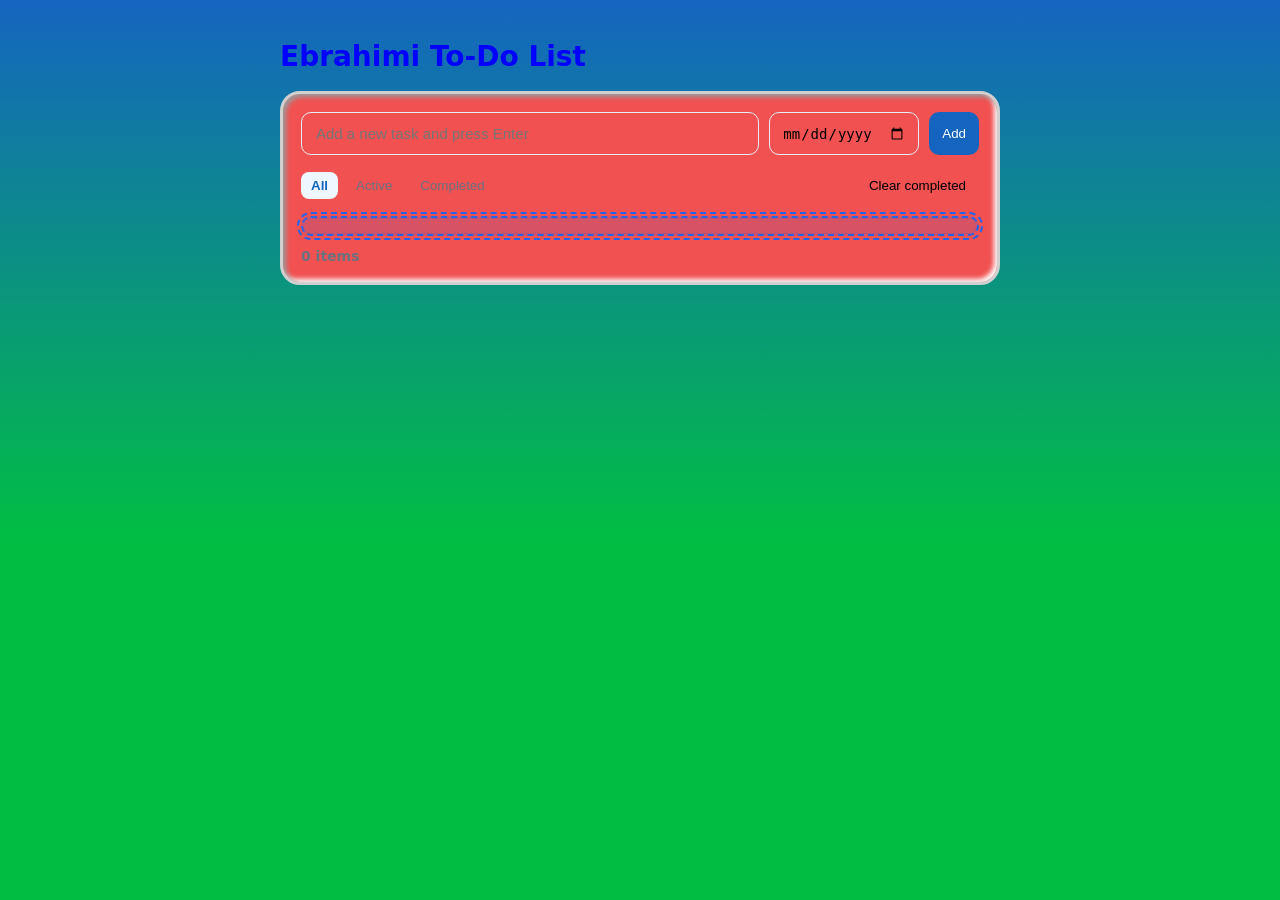
<file: Total Projects/Total Projects/todo-app/index.html>
<!doctype html>
<html lang="en">
<head>
  <meta charset="utf-8" />
  <meta name="viewport" content="width=device-width,initial-scale=1" />
  <title>To‑Do App</title>
  <link rel="stylesheet" href="style.css">
</head>
<body>
  <main class="app" aria-labelledby="app-title">
    <header class="app-header">
      <h1 id="app-title">Ebrahimi To‑Do List</h1>
      
    </header>

    <section class="todo-panel">
      <form id="todo-form" class="todo-form" aria-label="Add todo">
        <input id="todo-input" class="todo-input" autocomplete="off" placeholder="Add a new task and press Enter" aria-label="New todo" required />
        <input id="todo-due" class="todo-date" type="date" aria-label="Due date" />
        <button type="submit" class="btn btn-primary">Add</button> 
      </form>

      <div class="controls">
        <div class="filters" role="tablist" aria-label="Filter todos">
          <button class="filter active" data-filter="all" role="tab" aria-selected="true">All</button>
          <button class="filter" data-filter="active" role="tab">Active</button>
          <button class="filter" data-filter="completed" role="tab">Completed</button>
        </div>
        <button id="clear-completed" class="btn" aria-label="Clear completed">Clear completed</button>
      </div>

      <ul id="todo-list" class="todo-list" aria-live="polite"></ul>

      <div class="footer">
        <span id="count" class="count">0 items</span>
      </div>
    </section>
  </main>

  <script src="app.js" defer></script>
</body>
</html>
</file>
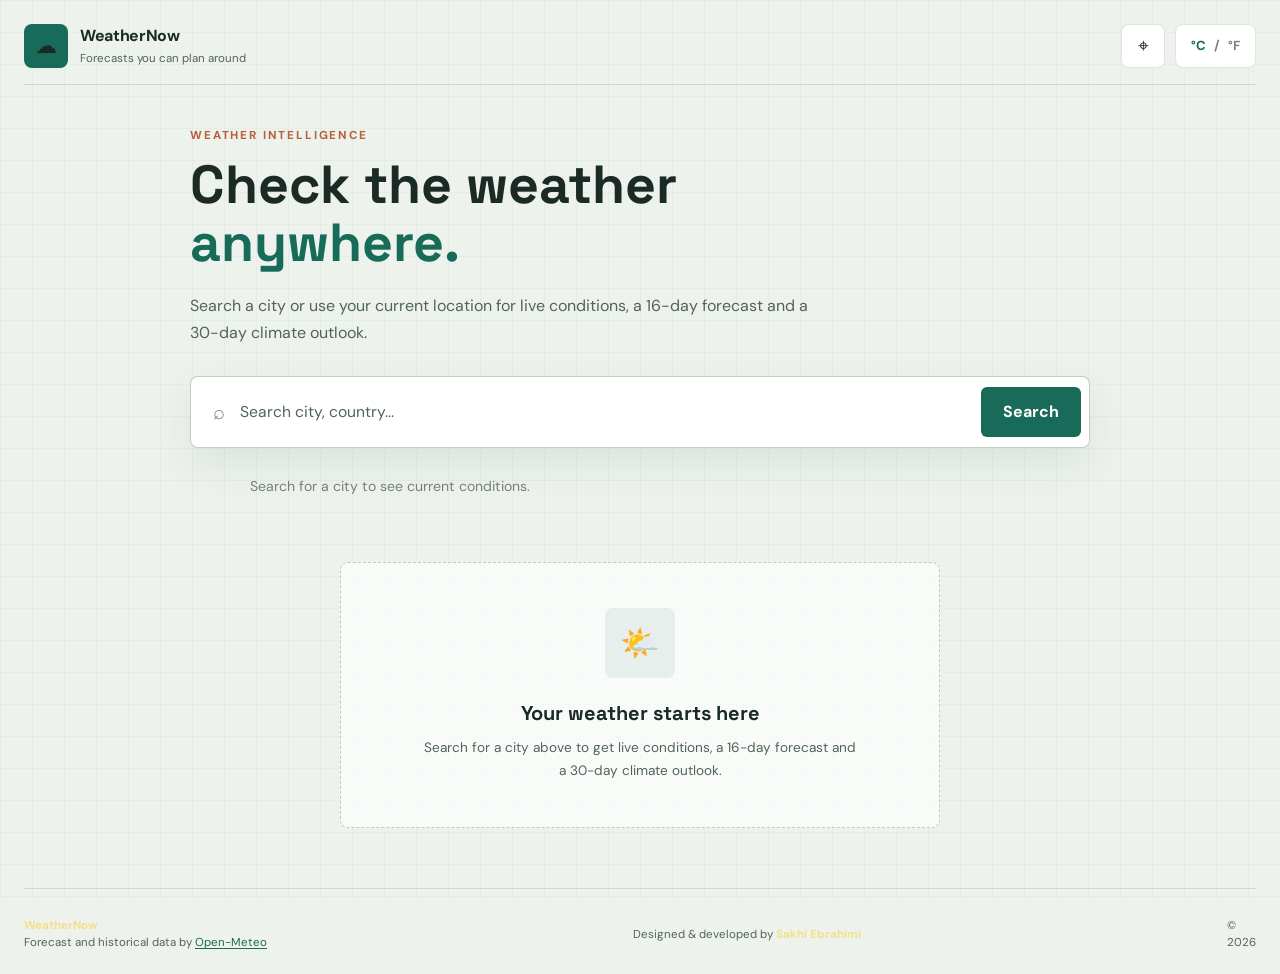
<file: Total Projects/Weather/Weather.html>
<!DOCTYPE html>
<html lang="en">
<head>
  <meta charset="UTF-8" />
  <meta
    name="viewport"
    content="width=device-width, initial-scale=1.0"
  />

  <meta
    name="description"
    content="Live weather conditions, a 16-day forecast, and a 30-day outlook based on historical climate averages."
  />

  <meta name="theme-color" content="#07111f" />

  <title>WeatherNow | Live Weather &amp; 30-Day Outlook</title>

  <link rel="preconnect" href="https://fonts.googleapis.com" />
  <link rel="preconnect" href="https://fonts.gstatic.com" crossorigin />

  <link
    href="https://fonts.googleapis.com/css2?family=DM+Sans:wght@400;500;600;700;800&family=Space+Grotesk:wght@500;600;700&display=swap"
    rel="stylesheet"
  />

  <link rel="stylesheet" href="Weather.css" />
</head>

<body>

  <div class="app-background">
  </div>

  <main class="app">

    <!-- ================= HEADER ================= -->

    <header class="topbar">

      <a href="#" class="brand" aria-label="WeatherNow home">
        <span class="brand-icon">☁</span>

        <span>
          <strong>WeatherNow</strong>
            <small>Forecasts you can plan around</small>
        </span>
      </a>

      <div class="topbar-actions">

        <button
          class="icon-button"
          id="locateBtn"
          type="button"
          title="Use my current location"
          aria-label="Use my current location"
        >
          ⌖
        </button>

        <button
          class="unit-switch"
          id="unitToggle"
          type="button"
          aria-pressed="false"
          aria-label="Temperature unit: Celsius"
        >
          <span class="unit-celsius">°C</span>
          <span class="unit-divider">/</span>
          <span class="unit-fahrenheit">°F</span>
        </button>

      </div>

    </header>


    <!-- ================= SEARCH ================= -->

    <section class="search-section">

      <div class="section-heading">
        <div>
          <p class="eyebrow">Weather intelligence</p>

          <h1>
            Check the weather
            <span>anywhere.</span>
          </h1>

          <p class="subtitle">
            Search a city or use your current location for live conditions,
            a 16-day forecast and a 30-day climate outlook.
          </p>
        </div>
      </div>

      <form
        class="search-form"
        id="searchForm"
        aria-label="Search weather"
      >

        <div class="search-box">

          <span class="search-icon" aria-hidden="true">
            ⌕
          </span>

          <input
            id="cityInput"
            type="text"
            placeholder="Search city, country..."
            autocomplete="off"
            required
            aria-autocomplete="list"
            aria-controls="suggestions"
          />

          <button
            type="submit"
            class="search-button"
            id="searchButton"
          >
            Search
          </button>

        </div>

        <ul
          id="suggestions"
          class="suggestions"
          role="listbox"
          aria-label="Location suggestions"
        ></ul>

      </form>

    </section>


    <!-- ================= STATUS ================= -->

    <div
      class="status"
      id="status"
      role="status"
      aria-live="polite"
    >
      Search for a city to see current weather.
    </div>


    <!-- ================= MAIN WEATHER ================= -->

    <section
      class="weather-dashboard hidden"
      id="resultCard"
      aria-label="Current weather"
    >

      <!-- Current weather -->

      <article class="current-weather weather-panel">

        <div class="current-header">

          <div>
            <p class="panel-label">Current conditions</p>

            <h2 id="cityName">
              —
            </h2>

            <p
              class="local-time"
              id="localTime"
            >
              —
            </p>
          </div>

          <div class="weather-status">
            <span class="live-dot"></span>
            Live
          </div>

        </div>


        <div class="current-main">

          <div class="weather-visual">

            <div
              class="weather-icon"
              id="weatherIcon"
              aria-hidden="true"
            >
              ☀️
            </div>

            <div>
              <div
                class="temperature"
                id="temperature"
              >
                —
              </div>

              <p
                class="weather-description"
                id="weatherDescription"
              >
                —
              </p>
            </div>

          </div>

          <div class="feels-like">
            Feels like
            <strong id="feelsLike">—</strong>
          </div>

        </div>


        <!-- Metrics -->

        <div class="weather-metrics">

          <article class="metric-card">

            <span class="metric-icon">💧</span>

            <div>
              <span class="metric-label">
                Humidity
              </span>

              <strong id="humidity">
                —
              </strong>
            </div>

          </article>


          <article class="metric-card">

            <span class="metric-icon">💨</span>

            <div>
              <span class="metric-label">
                Wind
              </span>

              <strong id="wind">
                —
              </strong>
            </div>

          </article>


          <article class="metric-card">

            <span class="metric-icon">🌡️</span>

            <div>
              <span class="metric-label">
                Pressure
              </span>

              <strong id="pressure">
                —
              </strong>
            </div>

          </article>


          <article class="metric-card">

            <span class="metric-icon">👁️</span>

            <div>
              <span class="metric-label">
                Visibility
              </span>

              <strong id="visibility">
                —
              </strong>
            </div>

          </article>

        </div>

      </article>


      <!-- ================= FORECAST ================= -->

      <article
        class="forecast-card weather-panel"
        id="forecastSection"
      >

        <div class="forecast-header">

          <div>
            <p class="panel-label">
              Extended forecast
            </p>

                    <h2>
                      30-Day Outlook
                    </h2>

            <p class="forecast-note">
                      Weather models cover 16 days. Later dates use historical averages, not daily predictions.
            </p>
          </div>

          <div class="forecast-badge">
            30 dates
          </div>

        </div>

        <div class="forecast-legend" aria-label="Forecast data key">
          <span><i class="legend-mark legend-model" aria-hidden="true"></i>Weather model · days 1–16</span>
          <span><i class="legend-mark legend-normal" aria-hidden="true"></i>10-year average · days 17–30</span>
        </div>

        <div
          class="forecast-grid"
          id="forecastGrid"
        ></div>

      </article>

    </section>


    <!-- ================= EMPTY STATE ================= -->

    <section
      class="empty-state"
      id="emptyState"
    >

      <div class="empty-icon">
        🌤️
      </div>

      <h2>
        Your weather starts here
      </h2>

      <p>
        Search for a city above to get live conditions,
        a 16-day forecast and a 30-day climate outlook.
      </p>

    </section>


    <!-- ================= FOOTER ================= -->

    <footer class="footer">

      <div>
        <strong>WeatherNow</strong>
        <span>Forecast and historical data by <a href="https://open-meteo.com/" target="_blank" rel="noopener noreferrer">Open-Meteo</a></span>
      </div>

      <p>
        Designed & developed by
        <strong>Sakhi Ebrahimi</strong>
      </p>

      <span class="footer-year">
        © <span id="year"></span>
      </span>

    </footer>

  </main>


  <!-- ================= LOADING ================= -->

  <div
    class="loading-overlay hidden"
    id="loadingOverlay"
    aria-hidden="true"
  >

    <div class="loading-card">

      <div class="loader"></div>

      <p>
        Loading weather data...
      </p>

    </div>

  </div>


  <script src="./script.js" defer></script>

</body>
</html>
</file>
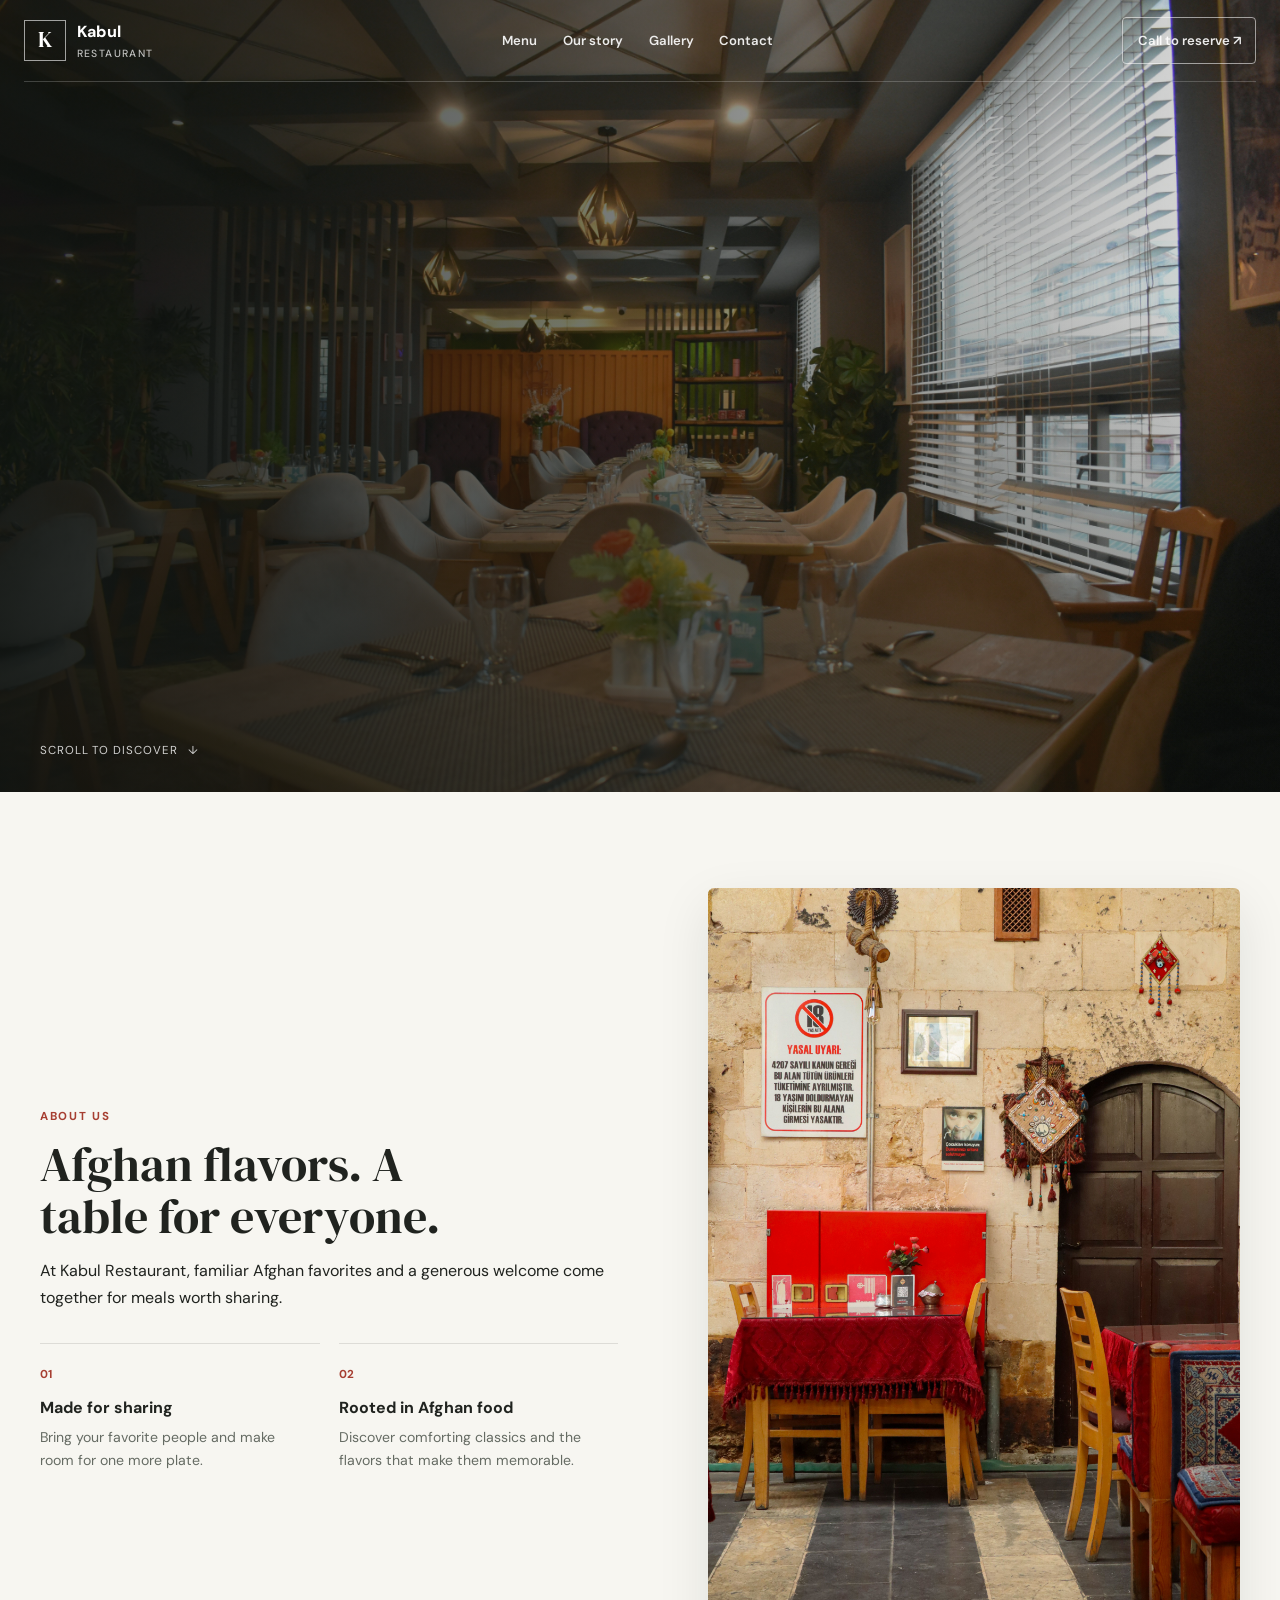
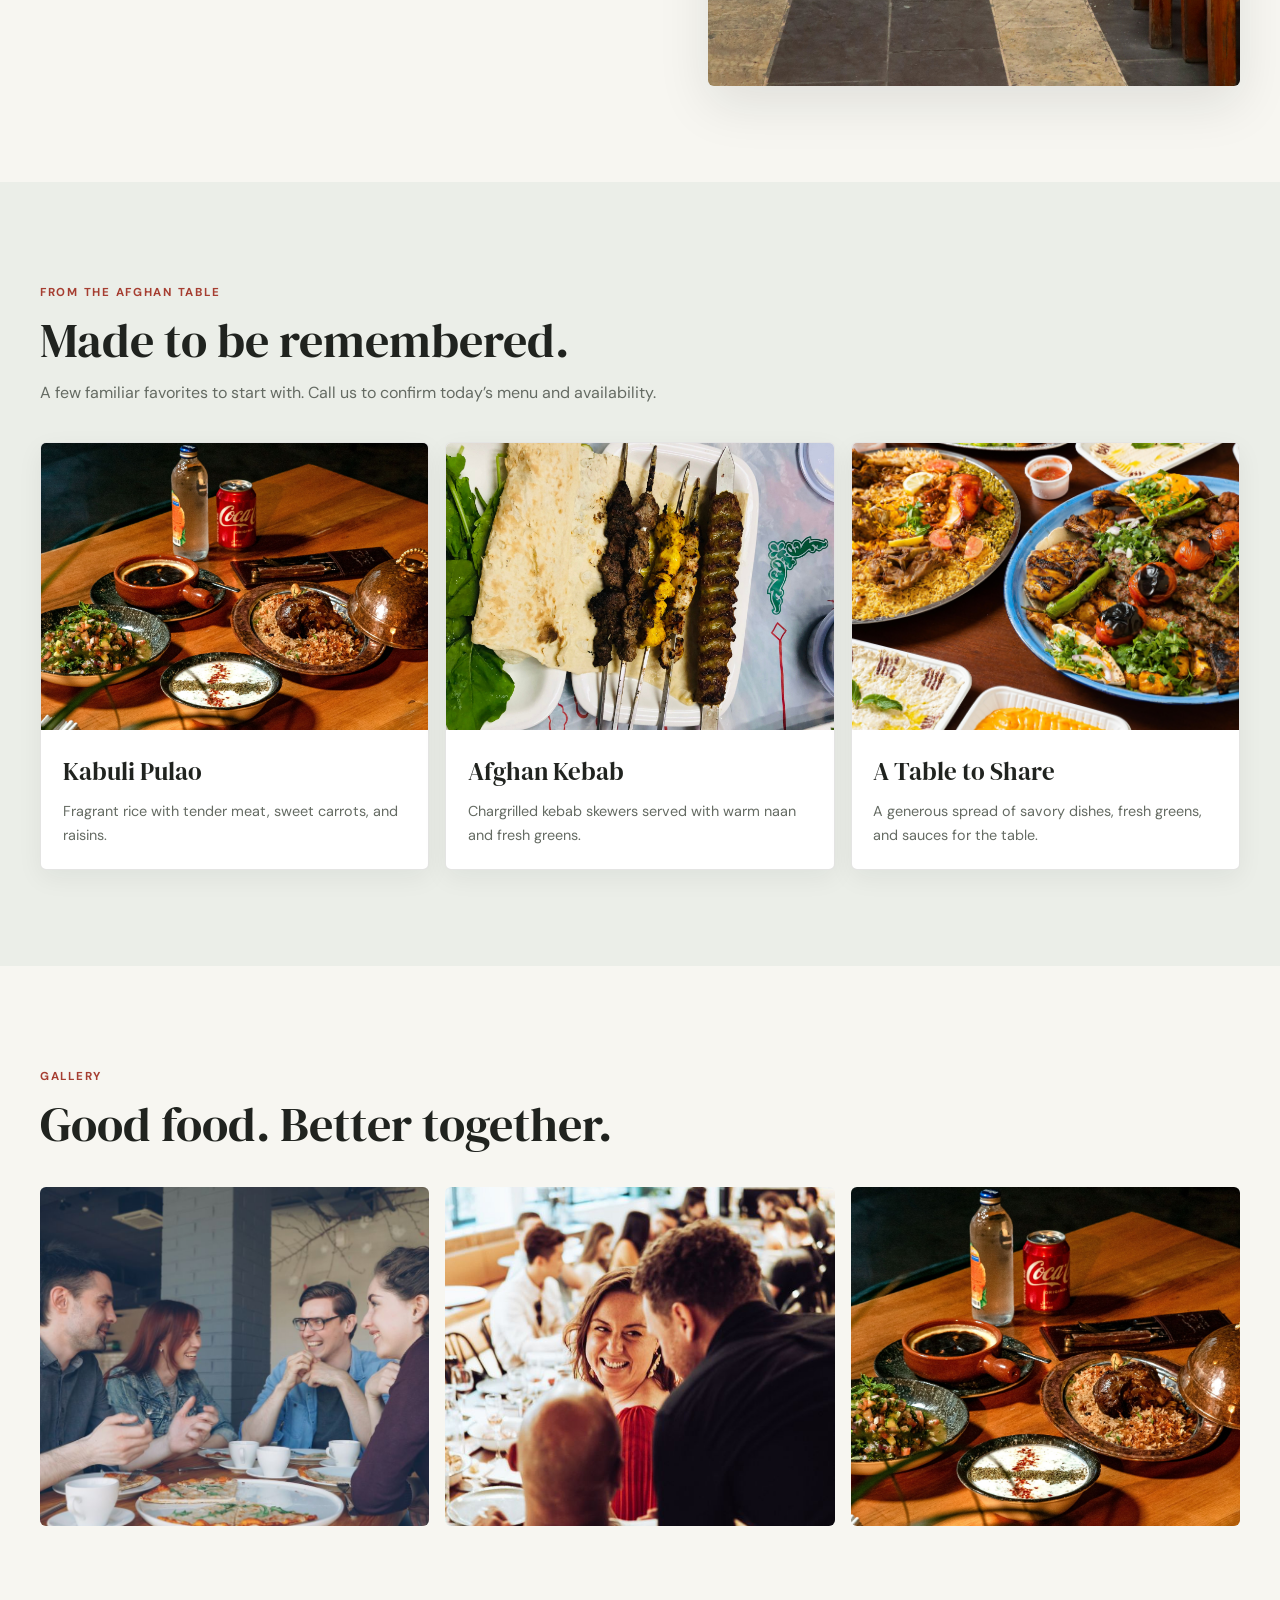
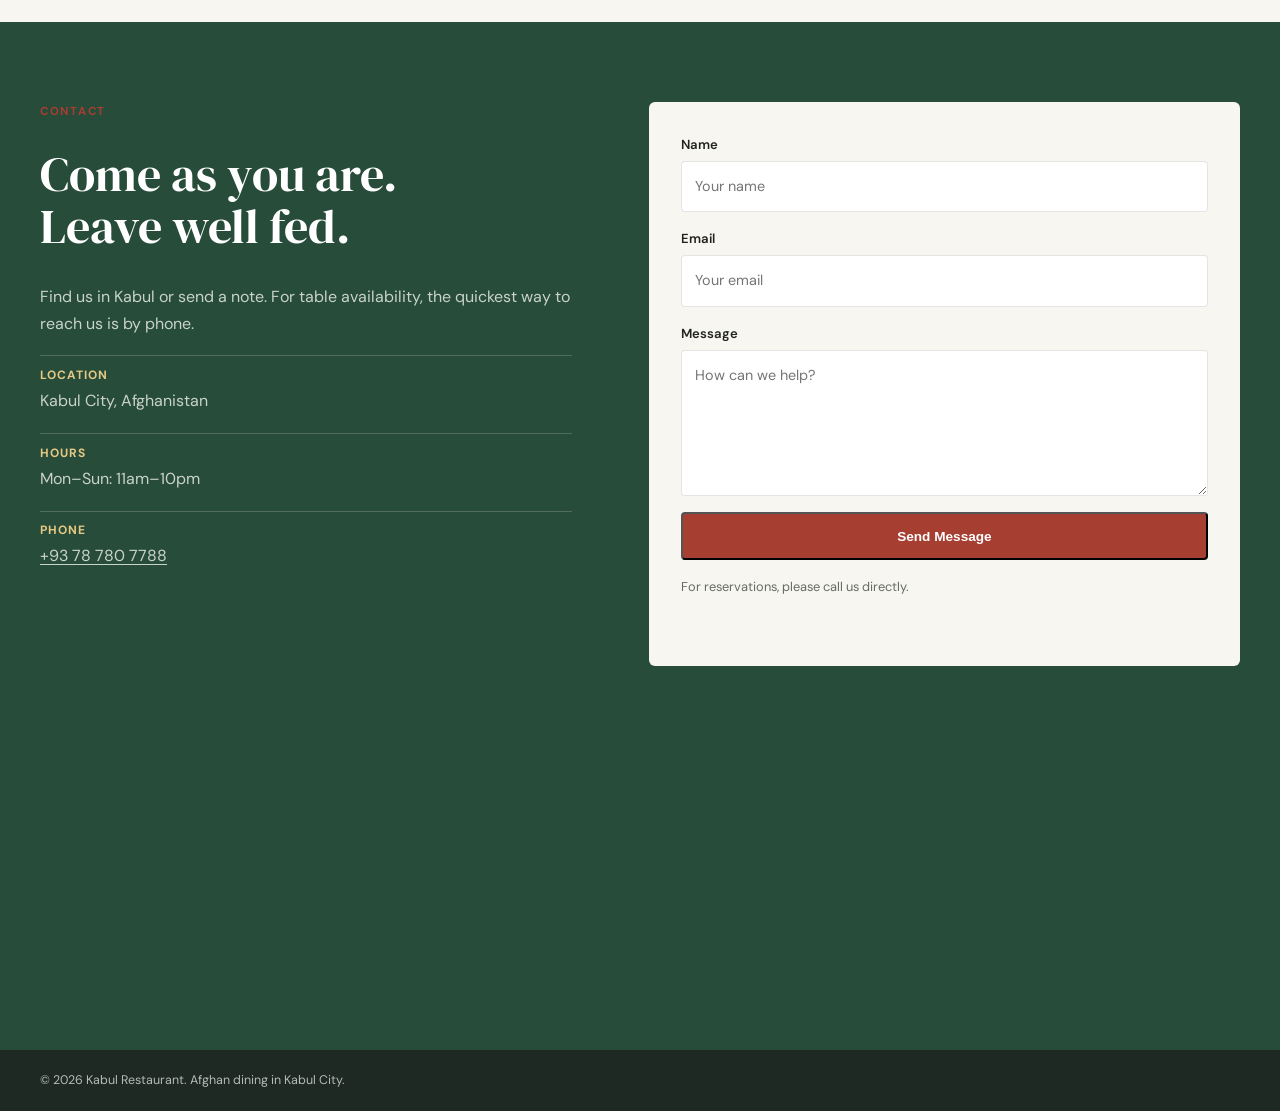
<file: Total Projects/Kabul Restaurant/Kabul Restaurant/Kabul.html>
<!DOCTYPE html>
<html lang="en">
<head>
  <meta charset="UTF-8" />
  <meta name="viewport" content="width=device-width, initial-scale=1.0" />
  <meta name="description" content="Discover Afghan favorites and warm hospitality at Kabul Restaurant in Kabul City. Explore the menu and call to plan your visit." />
  <meta name="theme-color" content="#171916" />
  <meta property="og:title" content="Kabul Restaurant | Afghan Dining" />
  <meta property="og:description" content="Afghan favorites and warm hospitality in Kabul City. Explore the menu and plan your visit." />
  <meta property="og:image" content="../Total Projects/Kabul Restaurant/Kabul images/hero.jpg" />
  <title>Kabul Restaurant | Afghan Dining in Kabul</title>
  <link rel="icon" href="favicon.svg" type="image/svg+xml" />
  <link rel="stylesheet" href="Restaurant.min.css" />
  <link rel="preconnect" href="https://fonts.googleapis.com" />
  <link rel="preconnect" href="https://fonts.gstatic.com" crossorigin />
  <link href="https://fonts.googleapis.com/css2?family=DM+Sans:wght@400;500;600;700&family=DM+Serif+Display&display=swap" rel="stylesheet" />
</head>
<body>
  <a class="skip" href="#main">Skip to content</a>
  <header class="hero" id="home">
    <nav class="nav container" aria-label="Primary navigation">
      <a class="logo" href="#home" aria-label="Kabul Restaurant home">
        <span class="logo-mark" aria-hidden="true">K</span>
        <span>Kabul <small>Restaurant</small></span>
      </a>
      <button class="nav-toggle" type="button" aria-label="Open navigation menu" aria-expanded="false" aria-controls="primary-navigation">
        <span>Menu</span><span class="nav-toggle-icon" aria-hidden="true"><i></i><i></i></span>
      </button>
      <ul id="primary-navigation" class="nav-links">
        <li><a href="#menu">Menu</a></li>
        <li><a href="#about">Our story</a></li>
        <li><a href="#gallery">Gallery</a></li>
        <li><a href="#contact">Contact</a></li>
      </ul>
      <a class="nav-call" href="tel:+93787807788">Call to reserve <span aria-hidden="true">↗</span></a>
    </nav>
    <div class="hero-content container">
      <div class="hero-copy">
        <span class="eyebrow">Afghan dining · Kabul, Afghanistan</span>
        <h1>Kabul Restaurant</h1>
        <p>Afghan hospitality, made to be shared.</p>
        <div class="hero-actions">
          <a class="btn btn-primary" href="#menu">Explore the menu <span aria-hidden="true">↓</span></a>
          <a class="btn btn-secondary" href="tel:+93787807788">Call to reserve</a>
        </div>
      </div>
      <a class="hero-scroll" href="#menu"><span>Scroll to discover</span><span aria-hidden="true">↓</span></a>
    </div>
  </header>

  <main id="main">
    <section class="section intro container" id="about">
      <div class="split">
        <div>
          <span class="eyebrow">About Us</span>
          <h2>Afghan flavors. A table for everyone.</h2>
          <p>At Kabul Restaurant, familiar Afghan favorites and a generous welcome come together for meals worth sharing.</p>
          <div class="feature-grid">
            <article>
              <span class="story-index">01</span>
              <h3>Made for sharing</h3>
              <p>Bring your favorite people and make room for one more plate.</p>
            </article>
            <article>
              <span class="story-index">02</span>
              <h3>Rooted in Afghan food</h3>
              <p>Discover comforting classics and the flavors that make them memorable.</p>
            </article>
          </div>
        </div>
        <div class="about-image">
         <img src="../Total Projects/Kabul Restaurant/Kabul images/about.jpg" alt="Group enjoying meal at restaurant" />
        </div>
      </div>
    </section>

    <section class="section menu-section" id="menu">
      <div class="container">
        <div class="section-header">
          <span class="eyebrow">From the Afghan table</span>
          <h2>Made to be remembered.</h2>
          <p>A few familiar favorites to start with. Call us to confirm today’s menu and availability.</p>
        </div>
        <div class="cards-grid">
        <article class="card">
        <img src="../Total Projects/Kabul Restaurant/Kabul images/dish3.jpg" alt="Kabuli pulao served in a traditional dish" loading="lazy" />
          <div class="card-body">
            <h3>Kabuli Pulao</h3>
            <p>Fragrant rice with tender meat, sweet carrots, and raisins.</p>
          </div>
        </article>
        <article class="card">
         <img src="../Total Projects/Kabul Restaurant/Kabul images/dish2.jpg" alt="Grilled kebab skewers with naan and fresh greens" loading="lazy" />
          <div class="card-body">
            <h3>Afghan Kebab</h3>
            <p>Chargrilled kebab skewers served with warm naan and fresh greens.</p>
          </div>
        </article>
        <article class="card">
         <img src="../Total Projects/Kabul Restaurant/Kabul images/dish1.jpg" alt="A generous table spread of savory dishes and accompaniments" loading="lazy" />
          <div class="card-body">
            <h3>A Table to Share</h3>
            <p>A generous spread of savory dishes, fresh greens, and sauces for the table.</p>
          </div>
        </article>
        </div>
      </div>
    </section>

    <section class="section gallery-section container" id="gallery">
      <div class="section-header">
        <span class="eyebrow">Gallery</span>
        <h2>Good food. Better together.</h2>
      </div>
      <div class="gallery-grid">
      <div class="gallery-item"><img src="../Total Projects/Kabul Restaurant/Kabul images/people3.jpg" alt="Friends sharing a meal together" loading="lazy" /></div>
       <div class="gallery-item"><img src="../Total Projects/Kabul Restaurant/Kabul images/people4.jpg" alt="Guests enjoying dinner together" loading="lazy" /></div>
      <div class="gallery-item"><img src="../Total Projects/Kabul Restaurant/Kabul images/gallery3.jpg" alt="A spread of Afghan dishes ready to share" loading="lazy" /></div>
      </div>
    </section>

    <section class="section contact-section" id="contact">
      <div class="contact-grid container">
        <div class="contact-details">
          <span class="eyebrow">Contact</span>
          <h2>Come as you are. Leave well fed.</h2>
          <p>Find us in Kabul or send a note. For table availability, the quickest way to reach us is by phone.</p>
          <div class="info-row">
            <strong>Location</strong>
            <p>Kabul City, Afghanistan</p>
          </div>
          <div class="info-row">
            <strong>Hours</strong>
            <p>Mon–Sun: 11am–10pm</p>
          </div>
          <div class="info-row">
            <strong>Phone</strong>
            <p><a href="tel:+93787807788">+93 78 780 7788</a></p>
          </div>
        </div>
        <form class="contact-form" id="contactForm">
          <div class="form-group">
            <label for="name">Name</label>
            <input type="text" id="name" name="name" placeholder="Your name" required />
          </div>
          <div class="form-group">
            <label for="email">Email</label>
            <input type="email" id="email" name="email" placeholder="Your email" required />
          </div>
          <div class="form-group">
            <label for="message">Message</label>
            <textarea id="message" name="message" rows="5" placeholder="How can we help?" required></textarea>
          </div>
          <button class="btn btn-primary" type="submit">Send Message</button>
          <p class="form-note">For reservations, please call us directly.</p>
          <p class="form-feedback" id="formFeedback" aria-live="polite"></p>
        </form>
      </div>
      <div class="map-wrapper">
        <iframe
          src="https://www.google.com/maps?q=Kabul+Afghanistan&output=embed"
          loading="lazy"
          referrerpolicy="no-referrer-when-downgrade"
          title="Kabul map"
        ></iframe>
      </div>
    </section>
  </main>

  <footer class="footer container">
    <p>© 2026 Kabul Restaurant. Afghan dining in Kabul City.</p>
  </footer>

  <script src="Restaurant.min.js" defer></script>
</body>
</html>
</file>
<file: Total Projects/Total Projects/todo-app/style.css>
:root{
  --bg:rgb(204, 154, 135);
  --card:rgb(164, 164, 235);
  --primary:#1565c0;
  --muted:#6b7280;
  --success:#16a34a;
  --danger:#ef4444;
  --radius:12px;
  --max-width:720px;
}
*{box-sizing:border-box}
html,body{height:100%}
body{
  margin:0;
  min-height:100vh;
  font-family:Inter, ui-sans-serif, system-ui, -apple-system, "Segoe UI", Roboto, "Helvetica Neue", Arial;
  background:linear-gradient(180deg,var(--primary),#01be43 60%);
  color:#111827;
  display:flex;
  align-items:flex-start;
  justify-content:center;
  padding:40px 16px;
  overflow:auto;
}
.app{
  width:100%;
  max-width:var(--max-width);
  background:transparent;
  color: blue;
}
.app-header{margin-bottom:18px}
.app-header h1{font-size:28px;margin:0}
.subtitle{color: blue;}
.todo-panel{
  background:rgb(241, 81, 81);
  border-radius: 20px;
  border:3px solid #d0d0d0;
  padding:18px;
  box-shadow: inset 3px 3px 5px #999, inset -3px -3px 5px #fff;
  max-height:min(78vh, 760px);
  display:flex;
  flex-direction:column;
  overflow:hidden;
}
.todo-form{display:flex;
  gap:10px;
  margin-bottom:12px;
  flex-shrink:0;
  
}

.todo-input{
  flex:1;
  padding:12px 14px;
  border-radius:10px;
  border:1px solid #e6edf6;
  background:transparent;
  outline:none;
  font-size:15px
}
.todo-date{
  width:150px;
  padding:10px 12px;
  border-radius:10px;
  border:1px solid #e6edf6;
  background:transparent;
  font-size:14px;
}
.btn{padding:10px 12px;border-radius:10px;border:1px solid transparent;background:transparent;cursor:pointer}
.btn-primary{background:var(--primary);color:white;border-color:transparent}
.controls{display:flex;align-items:center;justify-content:space-between;margin-bottom:12px;flex-shrink:0}
.filters{display:flex;gap:8px}
.filter{background:transparent;border:none;padding:6px 10px;border-radius:8px;cursor:pointer;color:var(--muted)}
.filter.active{background:#eef6ff;color:var(--primary);font-weight:600}
.todo-list{
  list-style:none;
  margin:0;
  padding:8px;
  display:flex;
  flex-direction:column;
  gap:8px;
  overflow-y:auto;
  flex:1 1 auto;
  min-height:0;
  border:2px dashed #2563eb;
  border-radius:12px;
  background:rgba(37,99,235,0.12);
  box-shadow:inset 0 0 0 1px rgba(37,99,235,0.2);
  outline:2px dashed #2563eb;
  outline-offset:2px;
}
.todo-list::-webkit-scrollbar{width:8px}
.todo-list::-webkit-scrollbar-thumb{background:#2563eb;border-radius:999px}
.todo-list::-webkit-scrollbar-track{background:rgba(255,255,255,0.2);border-radius:999px}
.todo-item{display:flex;align-items:center;gap:12px;padding:10px;border-radius:10px;border:1px solid #f1f5f9}
.todo-item.completed{opacity:0.7;text-decoration:line-through;background:#f8fafc}
.todo-checkbox{width:18px;height:18px;border-radius:4px;border:1px solid #cbd5e1;background:white;display:inline-grid;place-items:center;cursor:pointer}
.todo-text{flex:1;min-width:0}
.todo-due{font-size:13px;color:var(--muted);margin-left:8px;white-space:nowrap}
.todo-actions{display:flex;gap:8px}
.action-btn{background:transparent;border:none;color:var(--muted);cursor:pointer;padding:6px;border-radius:6px}
.action-btn:hover{color:var(--primary)}
.footer{margin-top:12px;color:var(--muted);font-size:14px;flex-shrink:0}
.count{font-weight:600}
@media (max-width:520px){
  .app-header h1{font-size:22px}
  body{padding:20px}
}
</file>
<file: Total Projects/Weather/Weather.css>
/* =========================================================
   WEATHER NOW
   Modern Weather Dashboard
   ========================================================= */


/* ================= ROOT ================= */

:root {

  color-scheme: light;

  --bg: #edf2ed;
  --bg-secondary: #e3ebe5;

  --surface: #ffffff;
  --surface-solid: #ffffff;

  --surface-soft: rgba(28, 52, 43, 0.045);

  --border: rgba(28, 52, 43, 0.13);
  --border-strong: rgba(28, 52, 43, 0.25);

  --text: #1b2a25;
  --text-secondary: #52635b;
  --text-muted: #75827a;

  --primary: #176b58;
  --primary-strong: #105542;

  --cyan: #b9603c;
  --green: #168064;

  --danger: #ae4339;

  --radius-sm: 6px;
  --radius-md: 8px;
  --radius-lg: 8px;

  --shadow:
    0 16px 40px rgba(26, 49, 39, 0.08);

  --transition:
    180ms ease;

  font-family:
    "DM Sans",
    system-ui,
    -apple-system,
    BlinkMacSystemFont,
    "Segoe UI",
    sans-serif;
}


/* ================= RESET ================= */

* {
  box-sizing: border-box;
}

html {
  scroll-behavior: smooth;
}

body {
  margin: 0;

  min-height: 100vh;

  background: var(--bg);

  color: var(--text);

  line-height: 1.5;

  -webkit-font-smoothing: antialiased;
}

button,
input {
  font: inherit;
}

button {
  cursor: pointer;
}

a {
  color: inherit;
  text-decoration: none;
}


/* ================= BACKGROUND ================= */

/* =========================================================
   ATMOSPHERIC SEMI-CLOUDY BACKGROUND
   ========================================================= */

.app-background {
  position: fixed;
  inset: 0;
  overflow: hidden;
  pointer-events: none;
  z-index: -1;

  background-color: var(--bg);
  background-image:
    linear-gradient(rgba(23, 107, 88, 0.035) 1px, transparent 1px),
    linear-gradient(90deg, rgba(23, 107, 88, 0.035) 1px, transparent 1px);
  background-size: 32px 32px;
}

.app-background::before,
.app-background::after,
.background-glow {
  display: none;
}


/* ---------------------------------------------------------
   SOFT ATMOSPHERIC LIGHT
   --------------------------------------------------------- */

.app-background::before {
  content: "";
  position: absolute;
  inset: -20%;

  background:
    radial-gradient(
      ellipse at 25% 25%,
      rgba(255, 255, 255, 0.10),
      transparent 22%
    ),
    radial-gradient(
      ellipse at 75% 35%,
      rgba(255, 255, 255, 0.07),
      transparent 25%
    );

  filter: blur(35px);

  animation:
    atmosphereMove 18s ease-in-out infinite alternate;
}


/* ---------------------------------------------------------
   SOFT CLOUDS
   --------------------------------------------------------- */

.app-background::after {
  content: "";

  position: absolute;

  width: 130%;
  height: 45%;

  left: -15%;
  bottom: 5%;

  background:

    radial-gradient(
      ellipse at 10% 70%,
      rgba(255, 255, 255, 0.08) 0%,
      rgba(255, 255, 255, 0.025) 30%,
      transparent 60%
    ),

    radial-gradient(
      ellipse at 38% 45%,
      rgba(255, 255, 255, 0.10) 0%,
      rgba(255, 255, 255, 0.03) 30%,
      transparent 62%
    ),

    radial-gradient(
      ellipse at 68% 65%,
      rgba(255, 255, 255, 0.07) 0%,
      rgba(255, 255, 255, 0.025) 30%,
      transparent 60%
    ),

    radial-gradient(
      ellipse at 92% 40%,
      rgba(255, 255, 255, 0.08) 0%,
      rgba(255, 255, 255, 0.025) 28%,
      transparent 60%
    );

  filter: blur(22px);

  opacity: 0.9;

  animation:
    cloudDrift 28s ease-in-out infinite alternate;
}


/* ---------------------------------------------------------
   BLUE ATMOSPHERIC GLOW
   --------------------------------------------------------- */

.background-glow {
  position: absolute;

  width: 420px;
  height: 420px;

  border-radius: 50%;

  filter: blur(100px);

  opacity: 0.30;

  pointer-events: none;
}


.glow-one {
  background: rgba(74, 157, 255, 0.45);

  top: -180px;
  left: -120px;

  animation:
    glowFloatOne 14s ease-in-out infinite alternate;
}


.glow-two {
  background: rgba(66, 130, 190, 0.35);

  bottom: -180px;
  right: -160px;

  animation:
    glowFloatTwo 18s ease-in-out infinite alternate;
}


/* ---------------------------------------------------------
   ANIMATIONS
   --------------------------------------------------------- */

@keyframes atmosphereMove {

  0% {
    transform:
      translate3d(-2%, -1%, 0)
      scale(1);
  }

  100% {
    transform:
      translate3d(3%, 2%, 0)
      scale(1.08);
  }
}


@keyframes cloudDrift {

  0% {
    transform:
      translateX(-2%)
      translateY(1%)
      scale(1);
  }

  100% {
    transform:
      translateX(4%)
      translateY(-2%)
      scale(1.06);
  }
}


@keyframes glowFloatOne {

  0% {
    transform:
      translate(0, 0)
      scale(1);
  }

  100% {
    transform:
      translate(90px, 50px)
      scale(1.15);
  }
}


@keyframes glowFloatTwo {

  0% {
    transform:
      translate(0, 0)
      scale(1);
  }

  100% {
    transform:
      translate(-70px, -60px)
      scale(1.12);
  }
}


/* ---------------------------------------------------------
   MOBILE
   --------------------------------------------------------- */

@media (max-width: 700px) {

  .background-glow {
    width: 280px;
    height: 280px;

    filter: blur(80px);
  }

  .app-background::after {
    height: 38%;
    filter: blur(18px);
  }
}


/* ---------------------------------------------------------
   REDUCED MOTION
   --------------------------------------------------------- */

@media (prefers-reduced-motion: reduce) {

  .app-background::before,
  .app-background::after,
  .glow-one,
  .glow-two {
    animation: none;
  }
}


/* ================= 2026 WEATHER WORKSPACE ================= */

* {
  letter-spacing: 0;
}

.app {
  position: relative;
  width: min(1280px, calc(100% - 48px));
  padding-top: 24px;
}

.topbar {
  margin-bottom: 42px;
  padding-bottom: 16px;
  border-bottom: 1px solid var(--border);
}

.brand-icon {
  border-radius: 8px;
  background: var(--primary);
  box-shadow: none;
}

.brand small,
.footer,
.forecast-note,
.empty-state p {
  color: var(--text-secondary);
}

.icon-button,
.unit-switch {
  border-color: var(--border);
  border-radius: 8px;
  background: #ffffff;
  color: var(--text);
}

.unit-celsius {
  color: var(--primary);
}

.unit-switch[aria-pressed="true"] .unit-celsius {
  color: var(--text-muted);
}

.unit-switch[aria-pressed="true"] .unit-fahrenheit {
  color: var(--primary);
}

.unit-switch[aria-pressed="false"] .unit-fahrenheit {
  color: var(--text-muted);
}

.icon-button:hover,
.unit-switch:hover {
  transform: none;
  border-color: var(--primary);
  background: var(--surface-soft);
}

.unit-celsius,
.eyebrow,
.forecast-high {
  color: var(--primary);
}

.search-section {
  max-width: 900px;
  margin: 0 auto 28px;
}

.eyebrow {
  font-size: 0.72rem;
}

.search-section h1 {
  max-width: 720px;
  font-family: "Space Grotesk", "DM Sans", sans-serif;
  font-size: 3.35rem;
  line-height: 1.08;
}

.search-section h1 span {
  display: inline;
  background: none;
  color: var(--primary);
  -webkit-text-fill-color: currentColor;
}

.subtitle {
  margin: 14px 0 24px;
  color: var(--text-secondary);
}

.search-box {
  border-color: var(--border-strong);
  border-radius: 8px;
  background: #ffffff;
  box-shadow: 0 12px 28px rgba(26, 49, 39, 0.08);
  backdrop-filter: none;
}

.search-box input {
  color: var(--text);
}

.search-box input::placeholder {
  color: var(--text-muted);
}

.search-button {
  border-radius: 6px;
  background: var(--primary);
}

.search-button:hover {
  transform: none;
  background: var(--primary-strong);
}

.suggestions {
  max-height: 280px;
  overflow-y: auto;
  border-color: var(--border);
  border-radius: 8px;
  background: #ffffff;
  box-shadow: var(--shadow);
  backdrop-filter: none;
}

.suggestions li {
  color: var(--text-secondary);
}

.suggestions li:hover,
.suggestions li[aria-selected="true"] {
  background: rgba(23, 107, 88, 0.08);
  color: var(--text);
}

.status {
  max-width: 900px;
  margin: 14px auto 20px;
  color: var(--text-secondary);
}

.status.success {
  color: var(--green);
}

.status.error {
  color: var(--danger);
}

.weather-dashboard {
  grid-template-columns: minmax(0, 0.82fr) minmax(0, 1.18fr);
  gap: 16px;
  align-items: start;
}

.weather-panel {
  border-color: var(--border);
  border-radius: 8px;
  background: #ffffff;
  box-shadow: var(--shadow);
  backdrop-filter: none;
}

.current-header h2,
.forecast-header h2,
.empty-state h2 {
  font-family: "Space Grotesk", "DM Sans", sans-serif;
  letter-spacing: 0;
}

.panel-label {
  color: var(--primary);
}

.local-time,
.metric-label,
.forecast-note,
.forecast-low,
.forecast-details {
  color: var(--text-secondary);
}

.weather-status {
  background: rgba(22, 128, 100, 0.08);
  color: var(--green);
}

.weather-metrics {
  gap: 8px;
}

.metric-card {
  border: 1px solid var(--border);
  border-radius: 6px;
  background: #f7f9f6;
}

.forecast-header h2 {
  font-size: 1.55rem;
}

.forecast-badge {
  border: 1px solid var(--border);
  border-radius: 6px;
  background: var(--surface-soft);
  color: var(--text-secondary);
}

.forecast-legend {
  display: flex;
  flex-wrap: wrap;
  gap: 8px 18px;
  margin: 0 0 14px;
  color: var(--text-secondary);
  font-size: 0.72rem;
}

.forecast-legend span {
  display: inline-flex;
  align-items: center;
  gap: 7px;
}

.legend-mark {
  width: 9px;
  height: 9px;
  border-radius: 2px;
  background: var(--primary);
}

.legend-normal {
  background: var(--cyan);
}

.forecast-grid {
  grid-template-columns: repeat(3, minmax(0, 1fr));
  gap: 8px;
  max-height: 650px;
  padding: 1px 3px 2px 1px;
}

.forecast-grid article {
  min-width: 0;
  padding: 11px;
  border-color: var(--border);
  border-radius: 6px;
  background: #f7f9f7;
}

.forecast-grid article:hover {
  transform: none;
  background: #f0f5f1;
}

.forecast-grid .forecast-item-normal {
  border-color: rgba(185, 96, 60, 0.2);
  background: #fbf6f0;
}

.forecast-grid .forecast-item-normal:hover {
  background: #f7eee4;
}

.forecast-day {
  min-height: 28px;
  margin-bottom: 8px;
  color: var(--text);
  font-size: 0.72rem;
}

.forecast-day .icon,
.outlook-mark {
  flex: 0 0 auto;
  color: var(--primary);
  font-size: 1.1rem;
}

.outlook-mark {
  color: var(--cyan);
  font-weight: 800;
}

.forecast-temperature {
  gap: 7px;
  margin-bottom: 7px;
}

.forecast-high {
  font-size: 1.05rem;
}

.forecast-details {
  gap: 3px;
  font-size: 0.66rem;
  line-height: 1.4;
}

.outlook-divider {
  grid-column: 1 / -1;
  padding: 8px 0 2px;
  border-top: 1px solid var(--border-strong);
  color: var(--text-secondary);
  font-size: 0.7rem;
  font-weight: 700;
}

.empty-state {
  border-color: var(--border-strong);
  border-radius: 8px;
  background: rgba(255, 255, 255, 0.65);
}

.empty-icon {
  border-radius: 8px;
  background: rgba(23, 107, 88, 0.08);
}

.footer {
  border-color: var(--border);
}

.footer strong {
  color: var(--text);
}

.footer a {
  color: var(--primary);
  text-decoration: underline;
  text-underline-offset: 2px;
}

.footer a:hover {
  color: var(--primary-strong);
}

.loading-overlay {
  background: rgba(237, 242, 237, 0.72);
}

.loading-card {
  border-color: var(--border);
  border-radius: 8px;
  background: #ffffff;
  color: var(--text-secondary);
}

.loader {
  border-color: rgba(23, 107, 88, 0.18);
  border-top-color: var(--primary);
}

@media (max-width: 1100px) {
  .weather-dashboard {
    grid-template-columns: minmax(0, 0.9fr) minmax(0, 1.1fr);
  }

  .forecast-grid {
    grid-template-columns: repeat(2, minmax(0, 1fr));
  }
}

@media (max-width: 900px) {
  .weather-dashboard {
    grid-template-columns: 1fr;
  }

  .forecast-grid {
    grid-template-columns: repeat(4, minmax(0, 1fr));
    max-height: none;
  }
}

@media (max-width: 650px) {
  .app {
    width: min(100% - 24px, 600px);
  }

  .topbar {
    margin-bottom: 32px;
  }

  .search-section h1 {
    font-size: 2.45rem;
  }

  .forecast-grid {
    grid-template-columns: repeat(3, minmax(0, 1fr));
  }
}

@media (max-width: 430px) {
  .forecast-grid {
    grid-template-columns: repeat(2, minmax(0, 1fr));
  }

  .forecast-card,
  .current-weather {
    padding: 16px;
  }
}


/* ================= APP ================= */

.app {

  width: min(1180px, calc(100% - 40px));

  margin: 0 auto;

  padding: 32px 0 20px;
}


/* ================= TOPBAR ================= */

.topbar {

  display: flex;

  align-items: center;

  justify-content: space-between;

  gap: 20px;

  margin-bottom: 70px;
}

.brand {

  display: flex;

  align-items: center;

  gap: 12px;
}

.brand-icon {

  width: 44px;
  height: 44px;

  display: grid;
  place-items: center;

  border-radius: 14px;

  background:
    linear-gradient(
      135deg,
      #3b82f6,
      #22d3ee
    );

  font-size: 1.35rem;

  box-shadow:
    0 10px 30px rgba(34, 211, 238, 0.2);
}

.brand strong {

  display: block;

  font-size: 1rem;

  letter-spacing: -0.02em;
}

.brand small {

  display: block;

  margin-top: 2px;

  color: var(--text-muted);

  font-size: 0.72rem;
}

.topbar-actions {

  display: flex;

  align-items: center;

  gap: 10px;
}


/* ================= BUTTONS ================= */

.icon-button,
.unit-switch {

  border: 1px solid var(--border);

  background: var(--surface-soft);

  color: var(--text);

  transition:
    transform var(--transition),
    background var(--transition),
    border-color var(--transition);
}

.icon-button:hover,
.unit-switch:hover {

  transform: translateY(-2px);

  background: rgba(255, 255, 255, 0.08);

  border-color: var(--border-strong);
}

.icon-button {

  width: 44px;
  height: 44px;

  border-radius: 13px;

  font-size: 1.2rem;
}

.unit-switch {

  height: 44px;

  padding: 0 15px;

  border-radius: 13px;

  font-size: 0.82rem;

  font-weight: 700;
}

.unit-celsius {
  color: var(--primary);
}

.unit-fahrenheit {
  color: var(--text-muted);
}

.unit-divider {
  color: var(--text-muted);

  margin: 0 5px;
}


/* ================= SEARCH ================= */

.search-section {

  max-width: 780px;

  margin: 0 auto 28px;
}

.eyebrow {

  margin: 0 0 12px;

  color: var(--cyan);

  font-size: 0.72rem;

  font-weight: 800;

  letter-spacing: 0.16em;

  text-transform: uppercase;
}

.search-section h1 {

  margin: 0;

  max-width: 700px;

  font-size: clamp(
    2.4rem,
    6vw,
    4.5rem
  );

  line-height: 0.98;

  letter-spacing: -0.055em;
}

.search-section h1 span {

  display: block;

  background:
    linear-gradient(
      90deg,
      #ffffff,
      #63b3ff
    );

  -webkit-background-clip: text;
  background-clip: text;

  color: transparent;
}

.subtitle {

  max-width: 640px;

  margin: 20px 0 30px;

  color: var(--text-secondary);

  font-size: 1rem;

  line-height: 1.7;
}


/* ================= SEARCH BOX ================= */

.search-form {
  position: relative;
}

.search-box {

  display: flex;

  align-items: center;

  gap: 10px;

  padding: 8px;

  border: 1px solid var(--border);

  border-radius: 18px;

  background:
    rgba(7, 18, 31, 0.8);

  box-shadow:
    0 20px 50px rgba(0, 0, 0, 0.2);

  backdrop-filter: blur(20px);
}

.search-icon {

  padding-left: 14px;

  color: var(--text-muted);

  font-size: 1.25rem;
}

.search-box input {

  flex: 1;

  min-width: 0;

  border: 0;

  outline: 0;

  background: transparent;

  color: var(--text);

  padding: 15px 5px;

  font-size: 0.98rem;
}

.search-box input::placeholder {
  color: #63738a;
}

.search-box input:focus {
  outline: none;
}

.search-button {

  border: 0;

  border-radius: 13px;

  padding: 13px 22px;

  background:
    linear-gradient(
      135deg,
      #3b82f6,
      #06b6d4
    );

  color: white;

  font-weight: 700;

  transition:
    transform var(--transition),
    filter var(--transition);
}

.search-button:hover {

  transform: translateY(-1px);

  filter: brightness(1.08);
}


/* ================= SUGGESTIONS ================= */

.suggestions {

  position: absolute;

  z-index: 20;

  top: calc(100% + 8px);

  left: 0;

  right: 0;

  margin: 0;

  padding: 6px;

  list-style: none;

  display: none;

  border: 1px solid var(--border);

  border-radius: 16px;

  background:
    rgba(10, 23, 39, 0.96);

  box-shadow: var(--shadow);

  backdrop-filter: blur(20px);
}

.suggestions.show {
  display: block;
}

.suggestions li {

  padding: 12px 14px;

  border-radius: 10px;

  color: var(--text-secondary);

  cursor: pointer;

  transition:
    background var(--transition),
    color var(--transition);
}

.suggestions li:hover,
.suggestions li[aria-selected="true"] {

  background:
    rgba(59, 130, 246, 0.12);

  color: var(--text);
}


/* ================= STATUS ================= */

.status {

  min-height: 26px;

  margin: 18px auto;

  max-width: 780px;

  color: var(--text-muted);

  font-size: 0.88rem;
}

.status.error {
  color: var(--danger);
}

.status.success {
  color: var(--green);
}


/* ================= DASHBOARD ================= */

.weather-dashboard {

  display: grid;

  grid-template-columns:
    minmax(0, 1.1fr)
    minmax(0, 1fr);

  gap: 20px;

  animation:
    dashboardIn 500ms ease both;
}

.hidden {
  display: none !important;
}

@keyframes dashboardIn {

  from {
    opacity: 0;
    transform: translateY(15px);
  }

  to {
    opacity: 1;
    transform: translateY(0);
  }
}


/* ================= PANELS ================= */

.weather-panel {

  border: 1px solid var(--border);

  border-radius: var(--radius-lg);

  background:
    linear-gradient(
      145deg,
      rgba(18, 36, 59, 0.88),
      rgba(9, 20, 34, 0.88)
    );

  box-shadow: var(--shadow);

  backdrop-filter: blur(20px);
}


/* ================= CURRENT WEATHER ================= */

.current-weather {

  padding: 28px;
}

.current-header {

  display: flex;

  align-items: flex-start;

  justify-content: space-between;

  gap: 15px;
}

.panel-label {

  margin: 0 0 7px;

  color: var(--text-muted);

  font-size: 0.72rem;

  font-weight: 800;

  letter-spacing: 0.1em;

  text-transform: uppercase;
}

.current-header h2 {

  margin: 0;

  font-size: 1.6rem;

  letter-spacing: -0.03em;
}

.local-time {

  margin: 6px 0 0;

  color: var(--text-muted);

  font-size: 0.84rem;
}

.weather-status {

  display: flex;

  align-items: center;

  gap: 7px;

  padding: 7px 10px;

  border-radius: 999px;

  background:
    rgba(52, 211, 153, 0.08);

  color: var(--green);

  font-size: 0.72rem;

  font-weight: 700;
}

.live-dot {

  width: 7px;
  height: 7px;

  border-radius: 50%;

  background: var(--green);

  box-shadow:
    0 0 0 4px rgba(52, 211, 153, 0.08);
}


/* ================= CURRENT MAIN ================= */

.current-main {

  display: flex;

  align-items: center;

  justify-content: space-between;

  gap: 20px;

  padding: 42px 0;
}

.weather-visual {

  display: flex;

  align-items: center;

  gap: 20px;
}

.weather-icon {

  display: grid;

  place-items: center;

  width: 105px;
  height: 105px;

  border-radius: 28px;

  background:
    linear-gradient(
      145deg,
      rgba(59, 130, 246, 0.2),
      rgba(34, 211, 238, 0.07)
    );

  border: 1px solid
    rgba(99, 179, 255, 0.14);

  font-size: 3.4rem;
}

.temperature {

  font-size: clamp(
    3.4rem,
    7vw,
    5rem
  );

  font-weight: 800;

  line-height: 0.9;

  letter-spacing: -0.07em;
}

.weather-description {

  margin: 12px 0 0;

  color: var(--text-secondary);

  font-size: 0.95rem;
}

.feels-like {

  color: var(--text-muted);

  font-size: 0.8rem;

  text-align: right;
}

.feels-like strong {

  display: block;

  margin-top: 5px;

  color: var(--text);

  font-size: 1rem;
}


/* ================= METRICS ================= */

.weather-metrics {

  display: grid;

  grid-template-columns:
    repeat(2, minmax(0, 1fr));

  gap: 10px;

  padding-top: 20px;

  border-top: 1px solid var(--border);
}

.metric-card {

  display: flex;

  align-items: center;

  gap: 12px;

  padding: 15px;

  border: 1px solid
    rgba(255, 255, 255, 0.055);

  border-radius: 15px;

  background:
    rgba(255, 255, 255, 0.025);
}

.metric-icon {

  display: grid;

  place-items: center;

  width: 38px;
  height: 38px;

  border-radius: 11px;

  background:
    rgba(99, 179, 255, 0.08);

  font-size: 1rem;
}

.metric-label {

  display: block;

  margin-bottom: 2px;

  color: var(--text-muted);

  font-size: 0.7rem;
}

.metric-card strong {

  font-size: 0.88rem;
}


/* ================= FORECAST ================= */

.forecast-card {

  padding: 26px;

  min-width: 0;
}

.forecast-header {

  display: flex;

  justify-content: space-between;

  align-items: flex-start;

  gap: 15px;

  margin-bottom: 20px;
}

.forecast-header h2 {

  margin: 0;

  font-size: 1.35rem;

  letter-spacing: -0.03em;
}

.forecast-note {

  margin: 5px 0 0;

  color: var(--text-muted);

  font-size: 0.78rem;
}

.forecast-badge {

  padding: 7px 10px;

  border-radius: 9px;

  background:
    rgba(99, 179, 255, 0.08);

  color: var(--primary);

  font-size: 0.7rem;

  font-weight: 700;
}


/* ================= FORECAST GRID ================= */

.forecast-grid {

  display: grid;

  grid-template-columns:
    repeat(2, minmax(0, 1fr));

  gap: 10px;

  max-height: 520px;

  overflow-y: auto;

  padding-right: 3px;
}

.forecast-grid::-webkit-scrollbar {
  width: 5px;
}

.forecast-grid::-webkit-scrollbar-thumb {

  background:
    rgba(255, 255, 255, 0.12);

  border-radius: 999px;
}

.forecast-grid article {

  padding: 14px;

  border: 1px solid
    rgba(255, 255, 255, 0.06);

  border-radius: 15px;

  background:
    rgba(255, 255, 255, 0.025);

  transition:
    transform var(--transition),
    background var(--transition);
}

.forecast-grid article:hover {

  transform: translateY(-2px);

  background:
    rgba(255, 255, 255, 0.05);
}

.forecast-day {

  display: flex;

  align-items: center;

  justify-content: space-between;

  gap: 8px;

  margin-bottom: 12px;

  font-size: 0.78rem;

  font-weight: 700;
}

.forecast-day .icon {

  font-size: 1.2rem;
}

.forecast-temperature {

  display: flex;

  align-items: baseline;

  gap: 5px;

  margin-bottom: 10px;
}

.forecast-high {

  font-size: 1.15rem;

  font-weight: 800;
}

.forecast-low {

  color: var(--text-muted);

  font-size: 0.8rem;
}

.forecast-details {

  display: grid;

  gap: 5px;

  color: var(--text-muted);

  font-size: 0.68rem;
}


/* ================= EMPTY STATE ================= */

.empty-state {

  max-width: 600px;

  margin: 60px auto;

  padding: 45px 25px;

  text-align: center;

  border: 1px dashed
    rgba(255, 255, 255, 0.1);

  border-radius: var(--radius-lg);

  background:
    rgba(255, 255, 255, 0.02);
}

.empty-icon {

  display: grid;

  place-items: center;

  width: 70px;
  height: 70px;

  margin: 0 auto 20px;

  border-radius: 22px;

  background:
    rgba(99, 179, 255, 0.08);

  font-size: 2rem;
}

.empty-state h2 {

  margin: 0 0 8px;

  font-size: 1.25rem;
}

.empty-state p {

  max-width: 440px;

  margin: auto;

  color: var(--text-muted);

  font-size: 0.85rem;

  line-height: 1.7;
}


/* ================= FOOTER ================= */

.footer {

  display: flex;

  justify-content: space-between;

  align-items: center;

  gap: 20px;

  margin-top: 60px;

  padding-top: 25px;

  border-top: 1px solid var(--border);

  color: var(--text-muted);

  font-size: 0.72rem;
}

.footer strong {
  color: #f1e188
}

.footer span {
  display: block;
}

.footer-year {
  white-space: nowrap;
}


/* ================= LOADING ================= */

.loading-overlay {

  position: fixed;

  inset: 0;

  z-index: 100;

  display: grid;

  place-items: center;

  background:
    rgba(2, 8, 15, 0.65);

  backdrop-filter: blur(8px);
}

.loading-card {

  display: flex;

  align-items: center;

  gap: 12px;

  padding: 18px 22px;

  border: 1px solid var(--border);

  border-radius: 16px;

  background:
    rgba(12, 27, 44, 0.95);

  box-shadow: var(--shadow);

  color: var(--text-secondary);

  font-size: 0.85rem;
}

.loader {

  width: 19px;
  height: 19px;

  border: 2px solid
    rgba(255, 255, 255, 0.12);

  border-top-color: var(--primary);

  border-radius: 50%;

  animation:
    spin 0.7s linear infinite;
}

@keyframes spin {

  to {
    transform: rotate(360deg);
  }
}


/* ================= RESPONSIVE ================= */

@media (max-width: 900px) {

  .weather-dashboard {

    grid-template-columns: 1fr;
  }

  .forecast-grid {

    grid-template-columns:
      repeat(3, minmax(0, 1fr));

    max-height: none;
  }
}


@media (max-width: 650px) {

  .app {

    width: min(
      100% - 24px,
      600px
    );

    padding-top: 20px;
  }

  .topbar {

    margin-bottom: 50px;
  }

  .brand small {

    display: none;
  }

  .search-section h1 {

    font-size: 2.6rem;
  }

  .search-box {

    padding: 6px;
  }

  .search-button {

    padding: 12px 16px;
  }

  .current-weather,
  .forecast-card {

    padding: 20px;
  }

  .current-main {

    align-items: flex-start;

    flex-direction: column;

    padding: 32px 0;
  }

  .feels-like {

    text-align: left;
  }

  .weather-icon {

    width: 82px;
    height: 82px;

    font-size: 2.6rem;
  }

  .weather-metrics {

    grid-template-columns: 1fr;
  }

  .forecast-grid {

    grid-template-columns:
      repeat(2, minmax(0, 1fr));
  }

  .footer {

    flex-direction: column;

    align-items: flex-start;
  }
}


@media (max-width: 430px) {

  .topbar-actions {

    gap: 6px;
  }

  .unit-switch {

    padding: 0 10px;
  }

  .search-box {

    flex-wrap: wrap;
  }

  .search-icon {

    display: none;
  }

  .search-box input {

    flex-basis: 100%;

    padding: 13px;
  }

  .search-button {

    width: 100%;
  }

  .forecast-grid {

    grid-template-columns: 1fr;
  }
}


/* ================= REDUCED MOTION ================= */

@media (prefers-reduced-motion: reduce) {

  *,
  *::before,
  *::after {

    scroll-behavior: auto !important;

    animation-duration: 0.01ms !important;

    animation-iteration-count: 1 !important;

    transition-duration: 0.01ms !important;
  }
}


/* Keep the updated component theme ahead of legacy responsive rules. */
.app {
  position: relative;
  width: min(1280px, calc(100% - 48px));
  padding-top: 24px;
}

.topbar {
  margin-bottom: 42px;
  padding-bottom: 16px;
  border-bottom: 1px solid var(--border);
}

.brand-icon {
  border-radius: 8px;
  background: var(--primary);
  box-shadow: none;
}

.icon-button,
.unit-switch {
  border-color: var(--border);
  border-radius: 8px;
  background: #ffffff;
  color: var(--text);
}

.search-section {
  max-width: 900px;
  margin: 0 auto 28px;
}

.search-section h1 {
  max-width: 720px;
  font-family: "Space Grotesk", "DM Sans", sans-serif;
  font-size: 3.35rem;
  line-height: 1.08;
  letter-spacing: 0;
}

.search-section h1 span {
  display: inline;
  background: none;
  color: var(--primary);
  -webkit-text-fill-color: currentColor;
}

.search-box,
.loading-card {
  border-color: var(--border-strong);
  border-radius: 8px;
  background: #ffffff;
  box-shadow: var(--shadow);
  backdrop-filter: none;
}

.weather-panel {
  border: 1px solid var(--border);
  border-radius: 8px;
  background: #ffffff;
  box-shadow: var(--shadow);
  backdrop-filter: none;
}

.metric-card {
  border: 1px solid var(--border);
  border-radius: 6px;
  background: #f7f9f6;
}

.current-header h2,
.forecast-header h2,
.empty-state h2 {
  font-family: "Space Grotesk", "DM Sans", sans-serif;
  letter-spacing: 0;
}

.panel-label {
  color: var(--primary);
}

.local-time,
.metric-label,
.forecast-note,
.forecast-low,
.forecast-details {
  color: var(--text-secondary);
}

.forecast-grid article:hover {
  transform: none;
  background: #f0f5f1;
}

.forecast-grid .forecast-item-normal:hover {
  background: #f7eee4;
}

.forecast-day {
  color: var(--text);
}

.forecast-high,
.forecast-day .icon {
  color: var(--primary);
}

.outlook-mark {
  color: var(--cyan);
}

.empty-state {
  border-color: var(--border-strong);
  border-radius: 8px;
  background: rgba(255, 255, 255, 0.65);
}

.empty-icon {
  border-radius: 8px;
  background: rgba(23, 107, 88, 0.08);
}

.loading-overlay {
  background: rgba(237, 242, 237, 0.72);
}

.loader {
  border-color: rgba(23, 107, 88, 0.18);
  border-top-color: var(--primary);
}

.search-box input {
  color: var(--text);
}

.search-box input::placeholder,
.forecast-note,
.forecast-low,
.forecast-details,
.brand small,
.footer,
.empty-state p {
  color: var(--text-secondary);
}

.search-button {
  border-radius: 6px;
  background: var(--primary);
}

.suggestions {
  max-height: 280px;
  overflow-y: auto;
  border-color: var(--border);
  border-radius: 8px;
  background: #ffffff;
  box-shadow: var(--shadow);
  backdrop-filter: none;
}

.suggestions li {
  color: var(--text-secondary);
}

.suggestions li:hover,
.suggestions li[aria-selected="true"] {
  background: rgba(23, 107, 88, 0.08);
  color: var(--text);
}

.weather-dashboard {
  grid-template-columns: minmax(0, 0.82fr) minmax(0, 1.18fr);
  gap: 16px;
  align-items: start;
}

.forecast-grid {
  grid-template-columns: repeat(3, minmax(0, 1fr));
  gap: 8px;
  max-height: 650px;
  padding: 1px 3px 2px 1px;
}

.forecast-grid article {
  min-width: 0;
  padding: 11px;
  border-color: var(--border);
  border-radius: 6px;
  background: #f7f9f7;
}

.forecast-grid .forecast-item-normal {
  border-color: rgba(185, 96, 60, 0.2);
  background: #fbf6f0;
}

.outlook-divider {
  grid-column: 1 / -1;
  padding: 8px 0 2px;
  border-top: 1px solid var(--border-strong);
  color: var(--text-secondary);
  font-size: 0.7rem;
  font-weight: 700;
}

.forecast-legend {
  display: flex;
  flex-wrap: wrap;
  gap: 8px 18px;
  margin: 0 0 14px;
  color: var(--text-secondary);
  font-size: 0.72rem;
}

.forecast-legend span {
  display: inline-flex;
  align-items: center;
  gap: 7px;
}

.legend-mark {
  width: 9px;
  height: 9px;
  border-radius: 2px;
  background: var(--primary);
}

.legend-normal {
  background: var(--cyan);
}

.footer a {
  color: var(--primary);
  text-decoration: underline;
  text-underline-offset: 2px;
}

@media (max-width: 1100px) {
  .weather-dashboard {
    grid-template-columns: minmax(0, 0.9fr) minmax(0, 1.1fr);
  }

  .forecast-grid {
    grid-template-columns: repeat(2, minmax(0, 1fr));
  }
}

@media (max-width: 900px) {
  .weather-dashboard {
    grid-template-columns: 1fr;
  }

  .forecast-grid {
    grid-template-columns: repeat(4, minmax(0, 1fr));
    max-height: none;
  }
}

@media (max-width: 650px) {
  .app {
    width: min(100% - 24px, 600px);
  }

  .topbar {
    margin-bottom: 32px;
  }

  .search-section h1 {
    font-size: 2.45rem;
  }

  .forecast-grid {
    grid-template-columns: repeat(3, minmax(0, 1fr));
  }
}

@media (max-width: 430px) {
  .forecast-grid {
    grid-template-columns: repeat(2, minmax(0, 1fr));
  }

  .forecast-card,
  .current-weather {
    padding: 16px;
  }
}
</file>
<file: Total Projects/Kabul Restaurant/Kabul Restaurant/Restaurant.min.css>
/* Lightweight wrapper — import original styles (run a build step to produce a true minified file) */
@import url('Restaurant.css');
</file>
